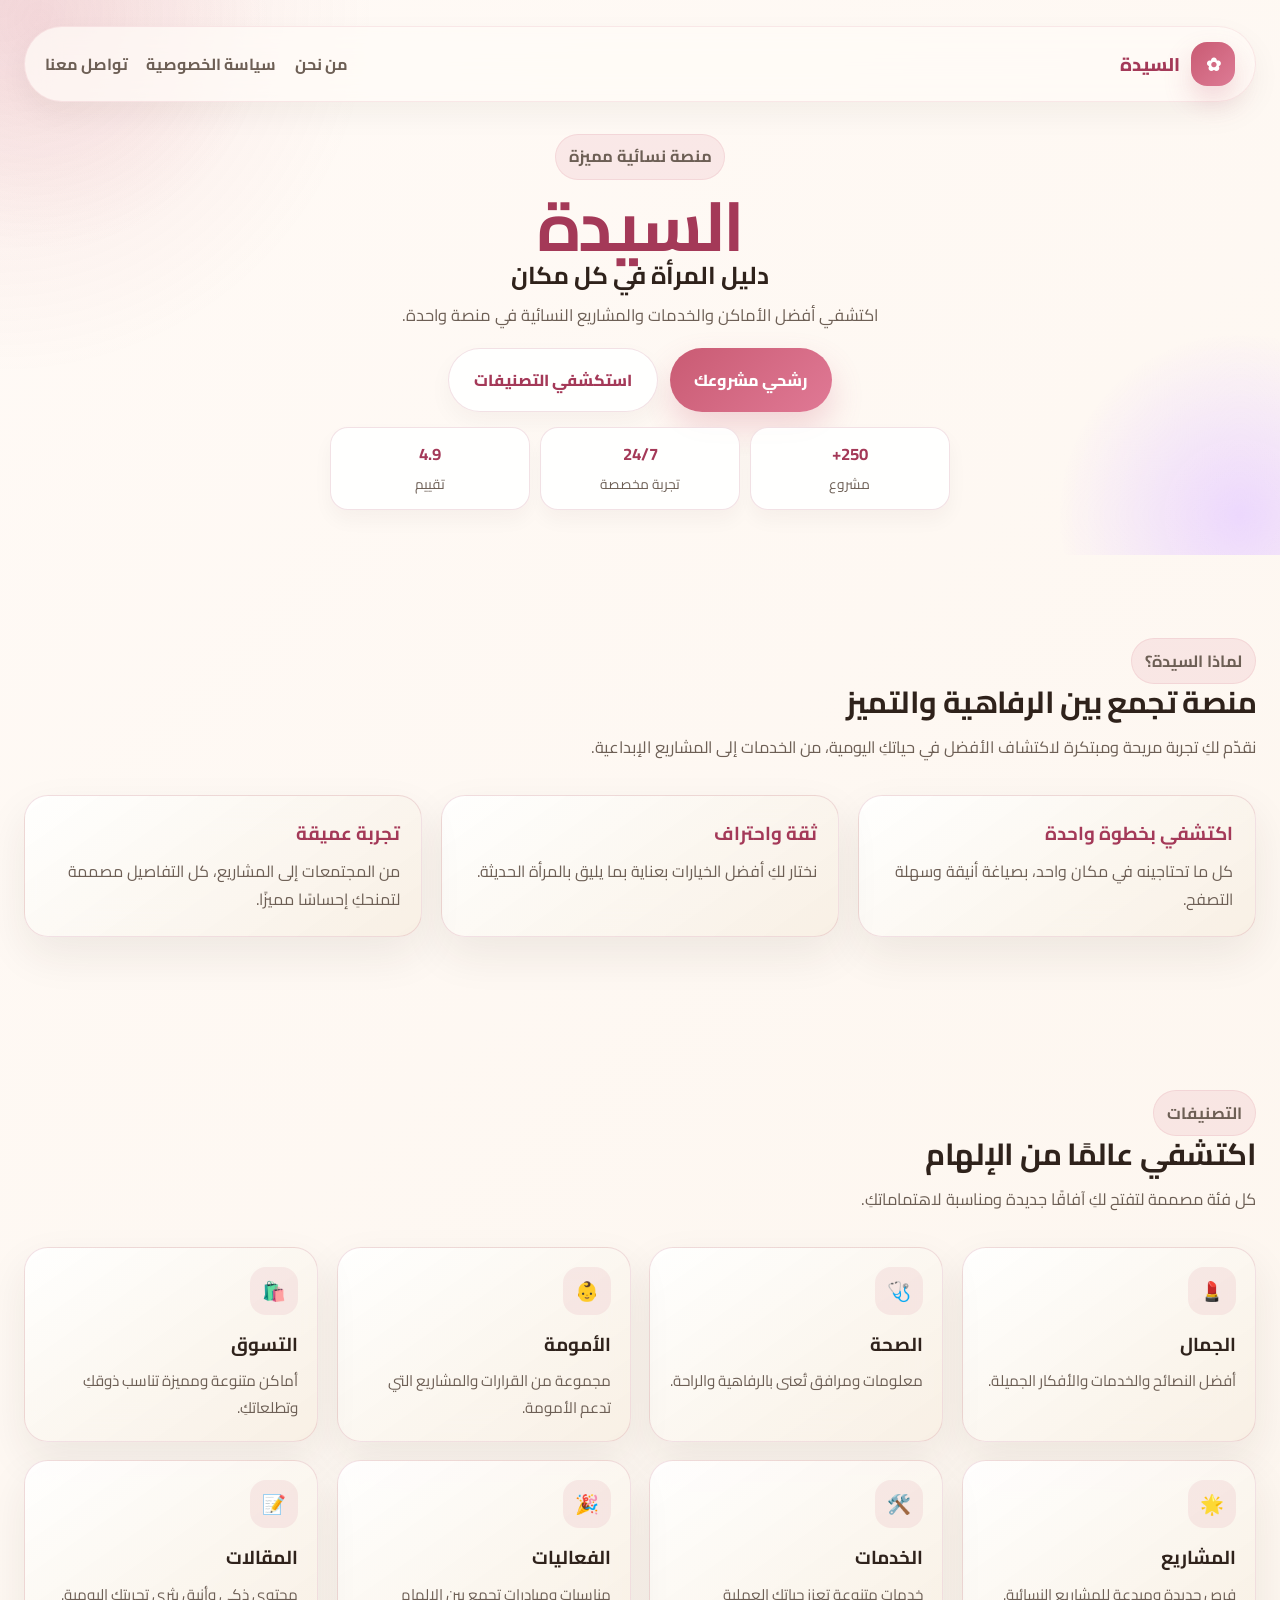
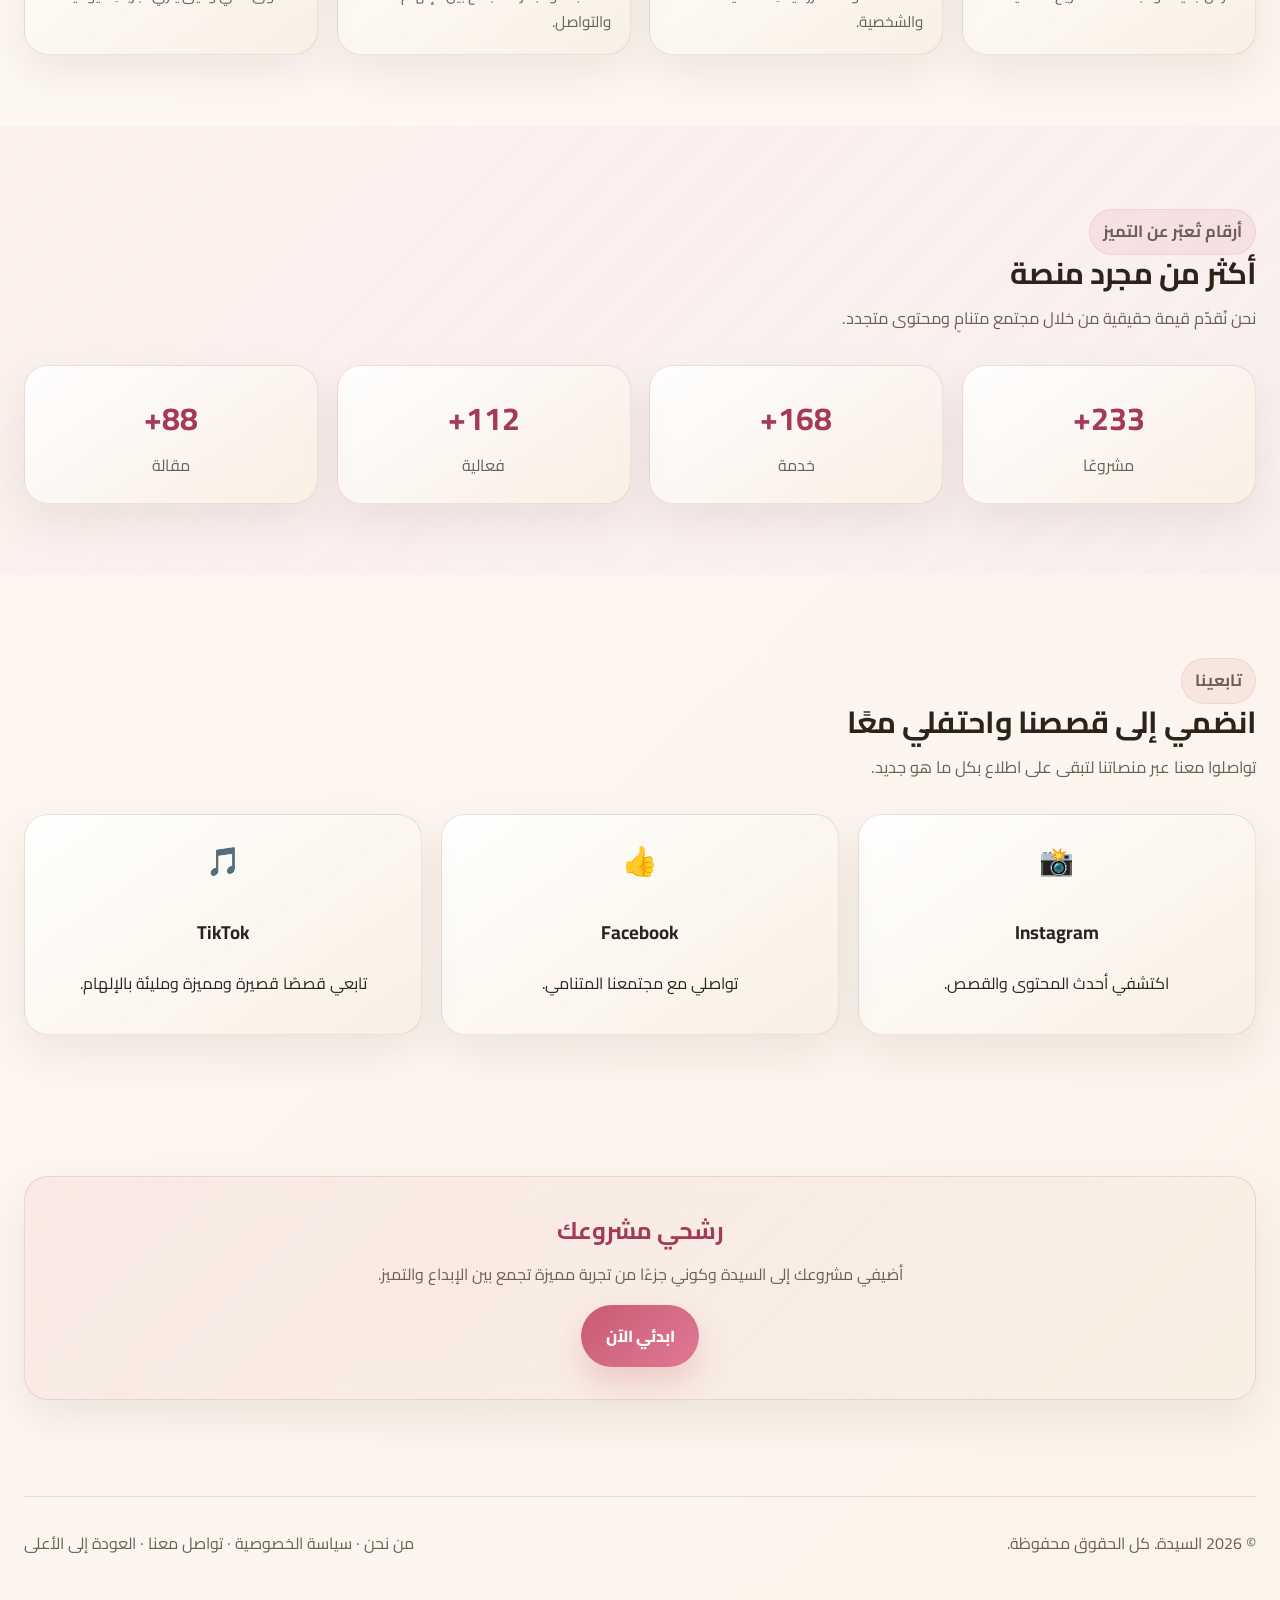
<file: index.html>
<!DOCTYPE html>
<html lang="ar" dir="rtl">
  <head>
    <meta charset="UTF-8" />
    <meta name="viewport" content="width=device-width, initial-scale=1.0" />
    <meta name="description" content="السيدة — دليل المرأة في كل مكان" />
    <title>السيدة | دليل المرأة في كل مكان</title>
    <link rel="preconnect" href="https://fonts.googleapis.com" />
    <link rel="preconnect" href="https://fonts.gstatic.com" crossorigin />
    <link
      href="https://fonts.googleapis.com/css2?family=Cairo:wght@300;400;500;600;700;800&display=swap"
      rel="stylesheet"
    />
    <link rel="stylesheet" href="css/style.css" />
  </head>
  <body>
    <div class="page-shell">
      <header class="hero" id="top">
        <div class="container">
          <nav class="nav" aria-label="التنقل الرئيسي">
            <a class="logo" href="#top" aria-label="السيدة">
              <span class="logo__mark">✿</span>
              <span>السيدة</span>
            </a>
            <div class="nav__links">
              <a href="about.html">من نحن</a>
              <a href="privacy.html">سياسة الخصوصية</a>
              <a href="contact.html">تواصل معنا</a>
            </div>
          </nav>

          <div class="hero__content">
            <div class="hero__copy reveal">
              <p class="eyebrow">منصة نسائية مميزة</p>
              <h1>السيدة</h1>
              <h2>دليل المرأة في كل مكان</h2>
              <p>اكتشفي أفضل الأماكن والخدمات والمشاريع النسائية في منصة واحدة.</p>
              <div class="hero__actions">
                <a href="submit-project.html" class="btn-primary">رشحي مشروعك</a>
                <a class="btn btn--ghost" href="#categories">استكشفي التصنيفات</a>
              </div>
              <div class="hero__meta">
                <div>
                  <strong>250+</strong>
                  <span>مشروع</span>
                </div>
                <div>
                  <strong>24/7</strong>
                  <span>تجربة مخصصة</span>
                </div>
                <div>
                  <strong>4.9</strong>
                  <span>تقييم</span>
                </div>
              </div>
            </div>
          </div>
        </div>
      </header>

      <main>
        <section class="about section container" id="about">
          <div class="section-heading reveal">
            <p class="eyebrow">لماذا السيدة؟</p>
            <h2>منصة تجمع بين الرفاهية والتميز</h2>
            <p>نقدّم لكِ تجربة مريحة ومبتكرة لاكتشاف الأفضل في حياتكِ اليومية، من الخدمات إلى المشاريع الإبداعية.</p>
          </div>

          <div class="about-grid">
            <article class="about-card reveal">
              <h3>اكتشفي بخطوة واحدة</h3>
              <p>كل ما تحتاجينه في مكان واحد، بصياغة أنيقة وسهلة التصفح.</p>
            </article>
            <article class="about-card reveal">
              <h3>ثقة واحتراف</h3>
              <p>نختار لكِ أفضل الخيارات بعناية بما يليق بالمرأة الحديثة.</p>
            </article>
            <article class="about-card reveal">
              <h3>تجربة عميقة</h3>
              <p>من المجتمعات إلى المشاريع، كل التفاصيل مصممة لتمنحكِ إحساسًا مميزًا.</p>
            </article>
          </div>
        </section>

        <section class="categories section container" id="categories">
          <div class="section-heading reveal">
            <p class="eyebrow">التصنيفات</p>
            <h2>اكتشفي عالمًا من الإلهام</h2>
            <p>كل فئة مصممة لتفتح لكِ آفاقًا جديدة ومناسبة لاهتماماتكِ.</p>
          </div>

          <div class="categories-grid">
            <article class="category-card reveal">
              <div class="icon">💄</div>
              <h3>الجمال</h3>
              <p>أفضل النصائح والخدمات والأفكار الجميلة.</p>
            </article>
            <article class="category-card reveal">
              <div class="icon">🩺</div>
              <h3>الصحة</h3>
              <p>معلومات ومرافق تُعنى بالرفاهية والراحة.</p>
            </article>
            <article class="category-card reveal">
              <div class="icon">👶</div>
              <h3>الأمومة</h3>
              <p>مجموعة من القرارات والمشاريع التي تدعم الأمومة.</p>
            </article>
            <article class="category-card reveal">
              <div class="icon">🛍️</div>
              <h3>التسوق</h3>
              <p>أماكن متنوعة ومميزة تناسب ذوقكِ وتطلعاتكِ.</p>
            </article>
            <article class="category-card reveal">
              <div class="icon">🌟</div>
              <h3>المشاريع</h3>
              <p>فرص جديدة ومبدعة للمشاريع النسائية.</p>
            </article>
            <article class="category-card reveal">
              <div class="icon">🛠️</div>
              <h3>الخدمات</h3>
              <p>خدمات متنوعة تعزز حياتكِ العملية والشخصية.</p>
            </article>
            <article class="category-card reveal">
              <div class="icon">🎉</div>
              <h3>الفعاليات</h3>
              <p>مناسبات ومبادرات تجمع بين الإلهام والتواصل.</p>
            </article>
            <article class="category-card reveal">
              <div class="icon">📝</div>
              <h3>المقالات</h3>
              <p>محتوى ذكي وأنيق يثري تجربتكِ اليومية.</p>
            </article>
          </div>
        </section>

        <section class="stats section">
          <div class="container">
            <div class="section-heading reveal">
              <p class="eyebrow">أرقام تُعبّر عن التميز</p>
              <h2>أكثر من مجرد منصة</h2>
              <p>نحن نُقدّم قيمة حقيقية من خلال مجتمع متنامٍ ومحتوى متجدد.</p>
            </div>

            <div class="stats-grid">
              <div class="stat-card reveal">
                <strong data-count="250">0+</strong>
                <span>مشروعًا</span>
              </div>
              <div class="stat-card reveal">
                <strong data-count="180">0+</strong>
                <span>خدمة</span>
              </div>
              <div class="stat-card reveal">
                <strong data-count="120">0+</strong>
                <span>فعالية</span>
              </div>
              <div class="stat-card reveal">
                <strong data-count="95">0+</strong>
                <span>مقالة</span>
              </div>
            </div>
          </div>
        </section>

        <section class="follow section container" id="follow">
          <div class="section-heading reveal">
            <p class="eyebrow">تابعينا</p>
            <h2>انضمي إلى قصصنا واحتفلي معًا</h2>
            <p>تواصلوا معنا عبر منصاتنا لتبقى على اطلاع بكل ما هو جديد.</p>
          </div>

          <div class="social-grid">
            <a class="social-card reveal" href="https://instagram.com/alsydaplatform" target="_blank" rel="noreferrer">
              <div class="icon">📸</div>
              <h3>Instagram</h3>
              <p>اكتشفي أحدث المحتوى والقصص.</p>
            </a>
            <a class="social-card reveal" href="https://facebook.com/alsydaplatform" target="_blank" rel="noreferrer">
              <div class="icon">👍</div>
              <h3>Facebook</h3>
              <p>تواصلي مع مجتمعنا المتنامي.</p>
            </a>
            <a class="social-card reveal" href="https://tiktok.com/@alsydaplatform" target="_blank" rel="noreferrer">
              <div class="icon">🎵</div>
              <h3>TikTok</h3>
              <p>تابعي قصصًا قصيرة ومميزة ومليئة بالإلهام.</p>
            </a>
          </div>
        </section>

        <section class="cta section" id="cta">
          <div class="container">
            <div class="cta__box reveal">
              <h2>رشحي مشروعك</h2>
              <p>أضيفي مشروعك إلى السيدة وكوني جزءًا من تجربة مميزة تجمع بين الإبداع والتميز.</p>
              <a class="btn btn--primary" href="submit-project.html#projectForm">ابدئي الآن</a>
            </div>
          </div>
        </section>
      </main>

      <footer class="footer">
        <div class="container footer__content">
          <p>© 2026 السيدة. كل الحقوق محفوظة.</p>
          <p>
            <a href="about.html">من نحن</a> ·
            <a href="privacy.html">سياسة الخصوصية</a> ·
            <a href="contact.html">تواصل معنا</a> ·
            <a href="#top">العودة إلى الأعلى</a>
          </p>
        </div>
      </footer>
    </div>

    <script src="js/app.js"></script>
  </body>
</html>
</file>
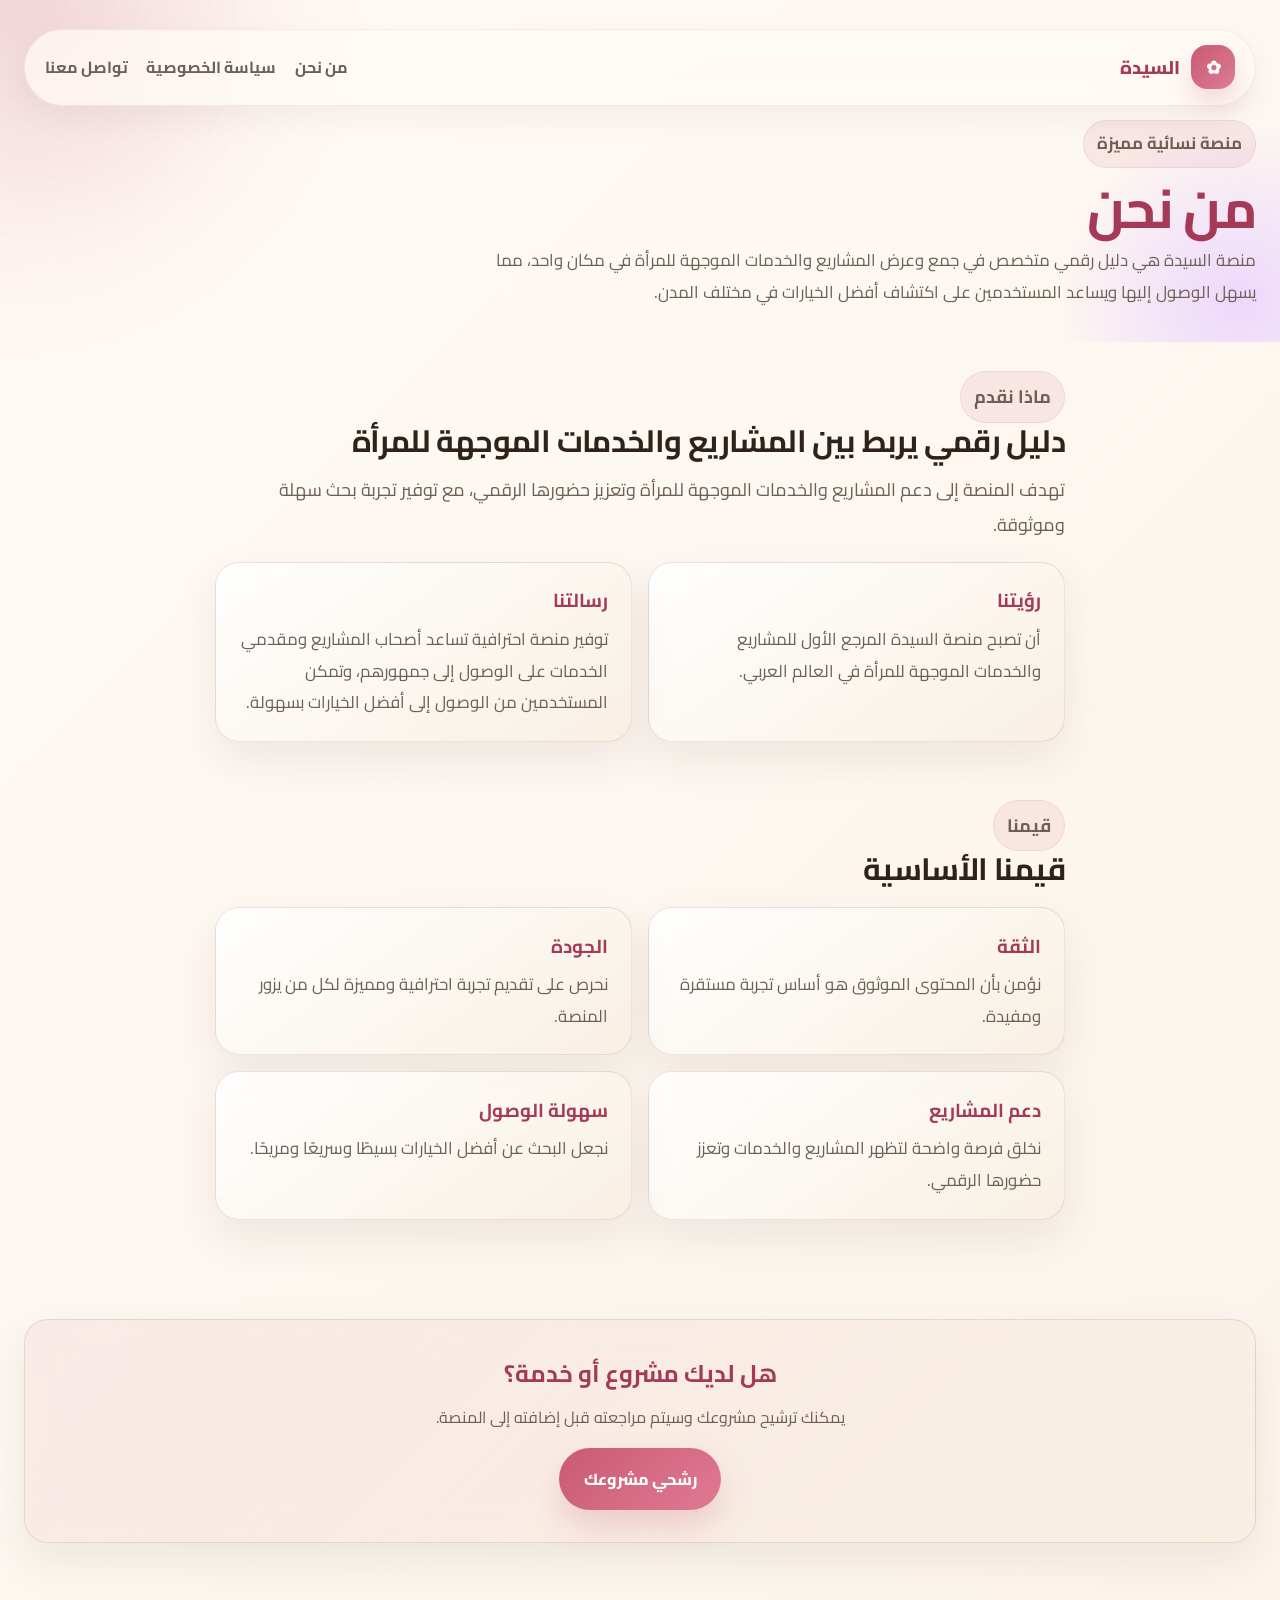
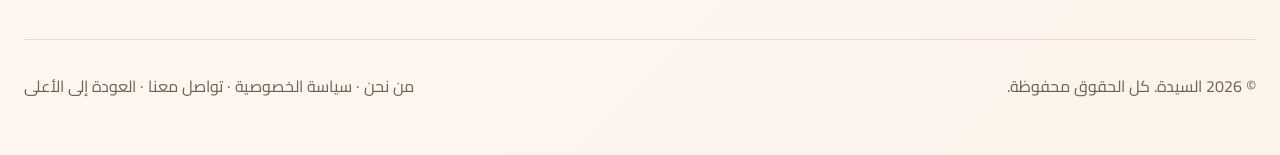
<file: about.html>
<!DOCTYPE html>
<html lang="ar" dir="rtl">
  <head>
    <meta charset="UTF-8" />
    <meta name="viewport" content="width=device-width, initial-scale=1.0" />
    <meta name="description" content="من نحن — منصة السيدة" />
    <title>من نحن | السيدة</title>
    <link rel="preconnect" href="https://fonts.googleapis.com" />
    <link rel="preconnect" href="https://fonts.gstatic.com" crossorigin />
    <link
      href="https://fonts.googleapis.com/css2?family=Cairo:wght@300;400;500;600;700;800&display=swap"
      rel="stylesheet"
    />
    <link rel="stylesheet" href="css/style.css" />
  </head>
  <body>
    <div class="page-shell">
      <header class="hero info-hero" id="top">
        <div class="container">
          <nav class="nav" aria-label="التنقل الرئيسي">
            <a class="logo" href="index.html" aria-label="السيدة">
              <span class="logo__mark">✿</span>
              <span>السيدة</span>
            </a>
            <div class="nav__links">
              <a href="about.html">من نحن</a>
              <a href="privacy.html">سياسة الخصوصية</a>
              <a href="contact.html">تواصل معنا</a>
            </div>
          </nav>

          <div class="hero__content">
            <div class="hero__copy reveal">
              <p class="eyebrow">منصة نسائية مميزة</p>
              <h1>من نحن</h1>
              <p>منصة السيدة هي دليل رقمي متخصص في جمع وعرض المشاريع والخدمات الموجهة للمرأة في مكان واحد، مما يسهل الوصول إليها ويساعد المستخدمين على اكتشاف أفضل الخيارات في مختلف المدن.</p>
            </div>
          </div>
        </div>
      </header>

      <main>
        <section class="section info-section container">
          <div class="info-content">
            <div class="section-heading reveal">
              <p class="eyebrow">ماذا نقدم</p>
              <h2>دليل رقمي يربط بين المشاريع والخدمات الموجهة للمرأة</h2>
              <p>تهدف المنصة إلى دعم المشاريع والخدمات الموجهة للمرأة وتعزيز حضورها الرقمي، مع توفير تجربة بحث سهلة وموثوقة.</p>
            </div>

            <div class="about-grid">
              <article class="about-card reveal info-card">
                <h3>رؤيتنا</h3>
                <p>أن تصبح منصة السيدة المرجع الأول للمشاريع والخدمات الموجهة للمرأة في العالم العربي.</p>
              </article>
              <article class="about-card reveal info-card">
                <h3>رسالتنا</h3>
                <p>توفير منصة احترافية تساعد أصحاب المشاريع ومقدمي الخدمات على الوصول إلى جمهورهم، وتمكن المستخدمين من الوصول إلى أفضل الخيارات بسهولة.</p>
              </article>
            </div>
          </div>
        </section>

        <section class="section info-section container">
          <div class="info-content">
            <div class="section-heading reveal">
              <p class="eyebrow">قيمنا</p>
              <h2>قيمنا الأساسية</h2>
            </div>

            <div class="about-grid">
              <article class="about-card reveal info-card">
                <h3>الثقة</h3>
                <p>نؤمن بأن المحتوى الموثوق هو أساس تجربة مستقرة ومفيدة.</p>
              </article>
              <article class="about-card reveal info-card">
                <h3>الجودة</h3>
                <p>نحرص على تقديم تجربة احترافية ومميزة لكل من يزور المنصة.</p>
              </article>
              <article class="about-card reveal info-card">
                <h3>دعم المشاريع</h3>
                <p>نخلق فرصة واضحة لتظهر المشاريع والخدمات وتعزز حضورها الرقمي.</p>
              </article>
              <article class="about-card reveal info-card">
                <h3>سهولة الوصول</h3>
                <p>نجعل البحث عن أفضل الخيارات بسيطًا وسريعًا ومريحًا.</p>
              </article>
            </div>
          </div>
        </section>

        <section class="cta section" id="cta">
          <div class="container">
            <div class="cta__box reveal">
              <h2>هل لديك مشروع أو خدمة؟</h2>
              <p>يمكنك ترشيح مشروعك وسيتم مراجعته قبل إضافته إلى المنصة.</p>
              <a class="btn btn--primary" href="submit-project.html">رشحي مشروعك</a>
            </div>
          </div>
        </section>
      </main>

      <footer class="footer">
        <div class="container footer__content">
          <p>© 2026 السيدة. كل الحقوق محفوظة.</p>
          <p>
            <a href="about.html">من نحن</a> ·
            <a href="privacy.html">سياسة الخصوصية</a> ·
            <a href="contact.html">تواصل معنا</a> ·
            <a href="#top">العودة إلى الأعلى</a>
          </p>
        </div>
      </footer>
    </div>

    <script src="js/app.js"></script>
  </body>
</html>
</file>
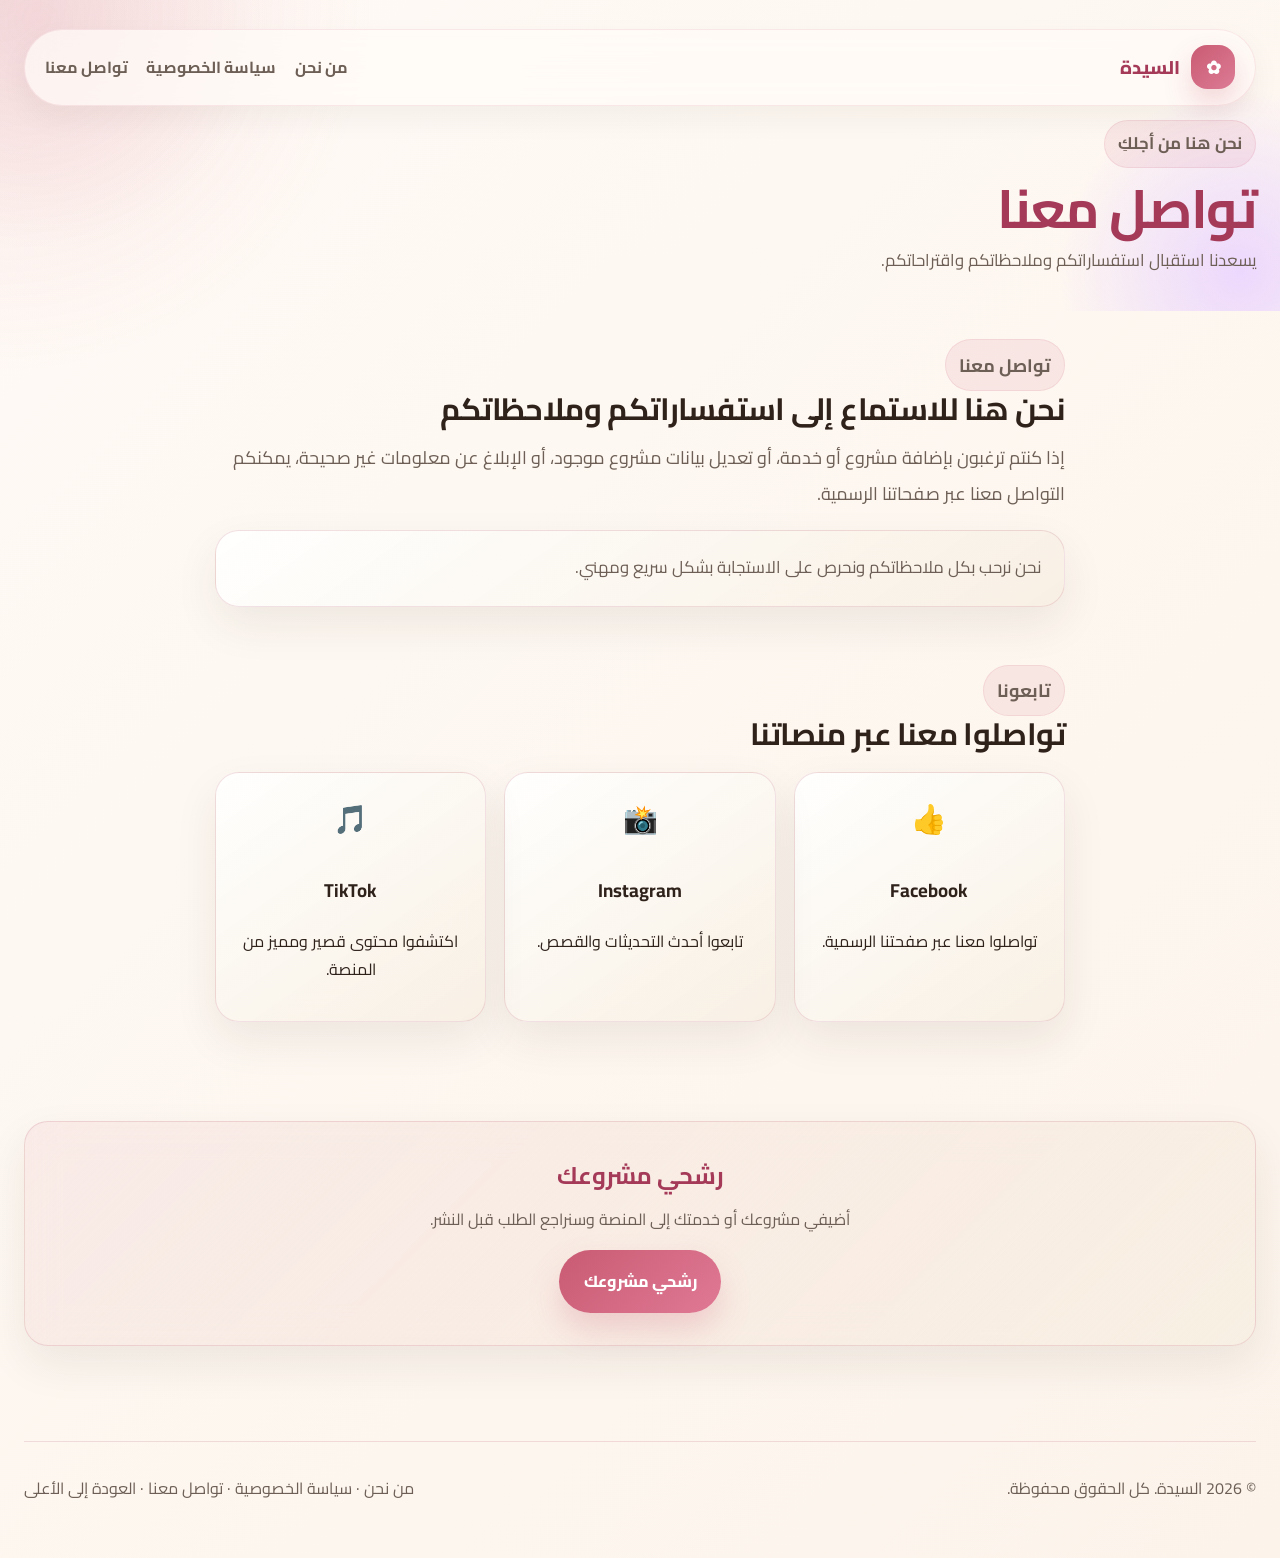
<file: contact.html>
<!DOCTYPE html>
<html lang="ar" dir="rtl">
  <head>
    <meta charset="UTF-8" />
    <meta name="viewport" content="width=device-width, initial-scale=1.0" />
    <meta name="description" content="تواصل معنا — منصة السيدة" />
    <title>تواصل معنا | السيدة</title>
    <link rel="preconnect" href="https://fonts.googleapis.com" />
    <link rel="preconnect" href="https://fonts.gstatic.com" crossorigin />
    <link
      href="https://fonts.googleapis.com/css2?family=Cairo:wght@300;400;500;600;700;800&display=swap"
      rel="stylesheet"
    />
    <link rel="stylesheet" href="css/style.css" />
  </head>
  <body>
    <div class="page-shell">
      <header class="hero info-hero" id="top">
        <div class="container">
          <nav class="nav" aria-label="التنقل الرئيسي">
            <a class="logo" href="index.html" aria-label="السيدة">
              <span class="logo__mark">✿</span>
              <span>السيدة</span>
            </a>
            <div class="nav__links">
              <a href="about.html">من نحن</a>
              <a href="privacy.html">سياسة الخصوصية</a>
              <a href="contact.html">تواصل معنا</a>
            </div>
          </nav>

          <div class="hero__content">
            <div class="hero__copy reveal">
              <p class="eyebrow">نحن هنا من أجلكِ</p>
              <h1>تواصل معنا</h1>
              <p>يسعدنا استقبال استفساراتكم وملاحظاتكم واقتراحاتكم.</p>
            </div>
          </div>
        </div>
      </header>

      <main>
        <section class="section info-section container">
          <div class="info-content">
            <div class="section-heading reveal">
              <p class="eyebrow">تواصل معنا</p>
              <h2>نحن هنا للاستماع إلى استفساراتكم وملاحظاتكم</h2>
              <p>إذا كنتم ترغبون بإضافة مشروع أو خدمة، أو تعديل بيانات مشروع موجود، أو الإبلاغ عن معلومات غير صحيحة، يمكنكم التواصل معنا عبر صفحاتنا الرسمية.</p>
            </div>

            <article class="about-card reveal info-card">
              <p>نحن نرحب بكل ملاحظاتكم ونحرص على الاستجابة بشكل سريع ومهني.</p>
            </article>
          </div>
        </section>

        <section class="section info-section container">
          <div class="info-content">
            <div class="section-heading reveal">
              <p class="eyebrow">تابعونا</p>
              <h2>تواصلوا معنا عبر منصاتنا</h2>
            </div>

            <div class="social-grid">
              <a class="social-card reveal" href="https://facebook.com/alsydaplatform" target="_blank" rel="noreferrer">
                <div class="icon">👍</div>
                <h3>Facebook</h3>
                <p>تواصلوا معنا عبر صفحتنا الرسمية.</p>
              </a>
              <a class="social-card reveal" href="https://instagram.com/alsydaplatform" target="_blank" rel="noreferrer">
                <div class="icon">📸</div>
                <h3>Instagram</h3>
                <p>تابعوا أحدث التحديثات والقصص.</p>
              </a>
              <a class="social-card reveal" href="https://tiktok.com/@alsydaplatform" target="_blank" rel="noreferrer">
                <div class="icon">🎵</div>
                <h3>TikTok</h3>
                <p>اكتشفوا محتوى قصير ومميز من المنصة.</p>
              </a>
            </div>
          </div>
        </section>

        <section class="cta section" id="cta">
          <div class="container">
            <div class="cta__box reveal">
              <h2>رشحي مشروعك</h2>
              <p>أضيفي مشروعك أو خدمتك إلى المنصة وسنراجع الطلب قبل النشر.</p>
              <a class="btn btn--primary" href="submit-project.html">رشحي مشروعك</a>
            </div>
          </div>
        </section>
      </main>

      <footer class="footer">
        <div class="container footer__content">
          <p>© 2026 السيدة. كل الحقوق محفوظة.</p>
          <p>
            <a href="about.html">من نحن</a> ·
            <a href="privacy.html">سياسة الخصوصية</a> ·
            <a href="contact.html">تواصل معنا</a> ·
            <a href="#top">العودة إلى الأعلى</a>
          </p>
        </div>
      </footer>
    </div>

    <script src="js/app.js"></script>
  </body>
</html>
</file>
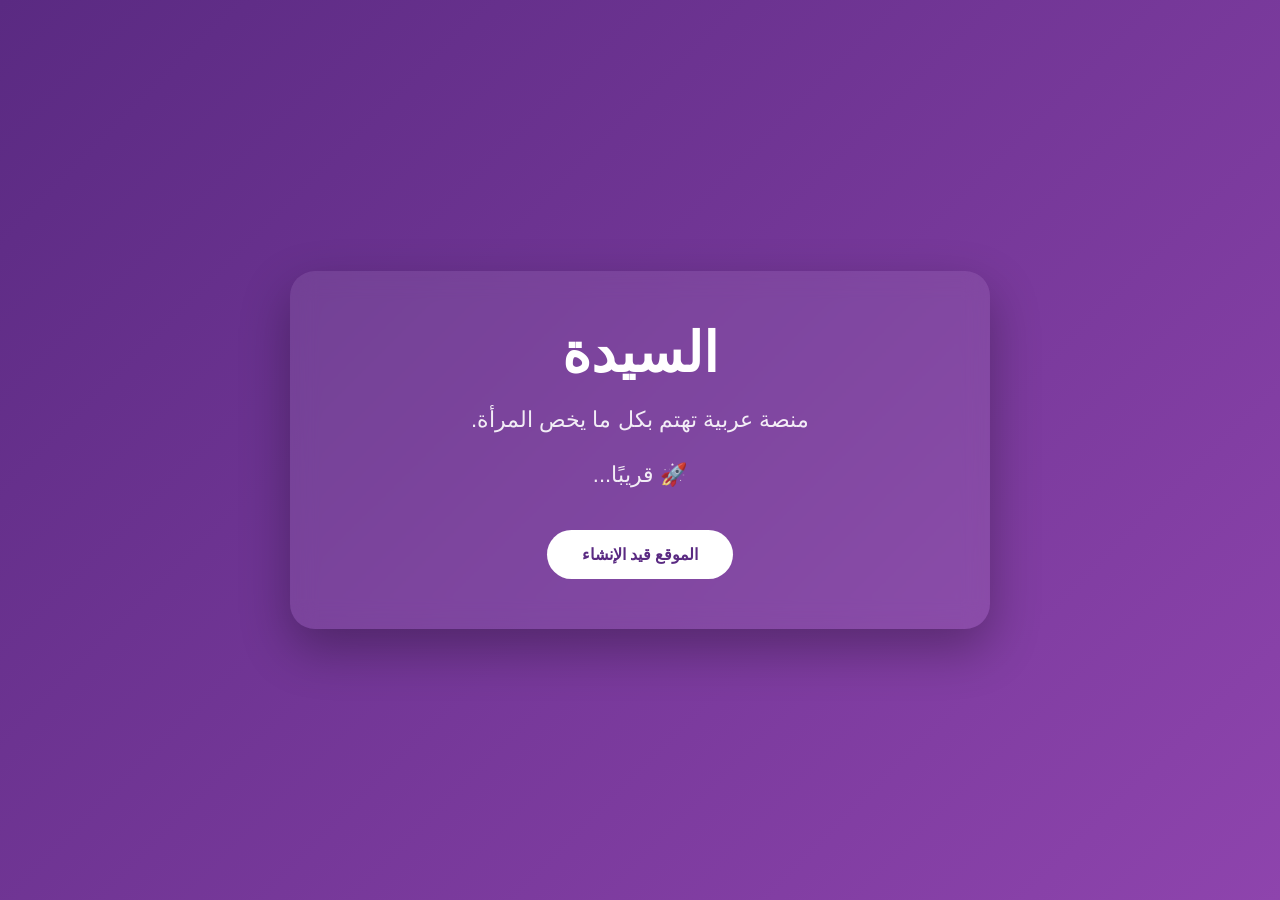
<file: index-old.html>
<!DOCTYPE html>
<html lang="ar" dir="rtl">
<head>
<meta charset="UTF-8">
<meta name="viewport" content="width=device-width, initial-scale=1.0">
<title>السيدة | قريبًا</title>

<style>
*{
margin:0;
padding:0;
box-sizing:border-box;
font-family:Tahoma,sans-serif;
}

body{
background:linear-gradient(135deg,#5a2a82,#8e44ad);
height:100vh;
display:flex;
justify-content:center;
align-items:center;
color:white;
text-align:center;
padding:20px;
}

.card{
background:rgba(255,255,255,.08);
backdrop-filter:blur(12px);
padding:50px;
border-radius:25px;
max-width:700px;
width:100%;
box-shadow:0 20px 50px rgba(0,0,0,.3);
}

h1{
font-size:55px;
margin-bottom:15px;
}

p{
font-size:22px;
line-height:1.8;
opacity:.9;
}

.btn{
display:inline-block;
margin-top:35px;
padding:15px 35px;
background:white;
color:#5a2a82;
text-decoration:none;
border-radius:50px;
font-weight:bold;
transition:.3s;
}

.btn:hover{
transform:translateY(-3px);
}
</style>

<!-- Google tag (gtag.js) -->
<script async src="https://www.googletagmanager.com/gtag/js?id=G-3B455CWYYH"></script>
<script>
window.dataLayer = window.dataLayer || [];
function gtag(){dataLayer.push(arguments);}
gtag('js', new Date());

gtag('config', 'G-3B455CWYYH');
</script>

</head>

<body>

<div class="card">

<h1>السيدة</h1>

<p>
منصة عربية تهتم بكل ما يخص المرأة.
</p>

<p style="margin-top:15px;">
🚀 قريبًا...
</p>

<a class="btn" href="#">
الموقع قيد الإنشاء
</a>

</div>

</body>
</html>
</file>
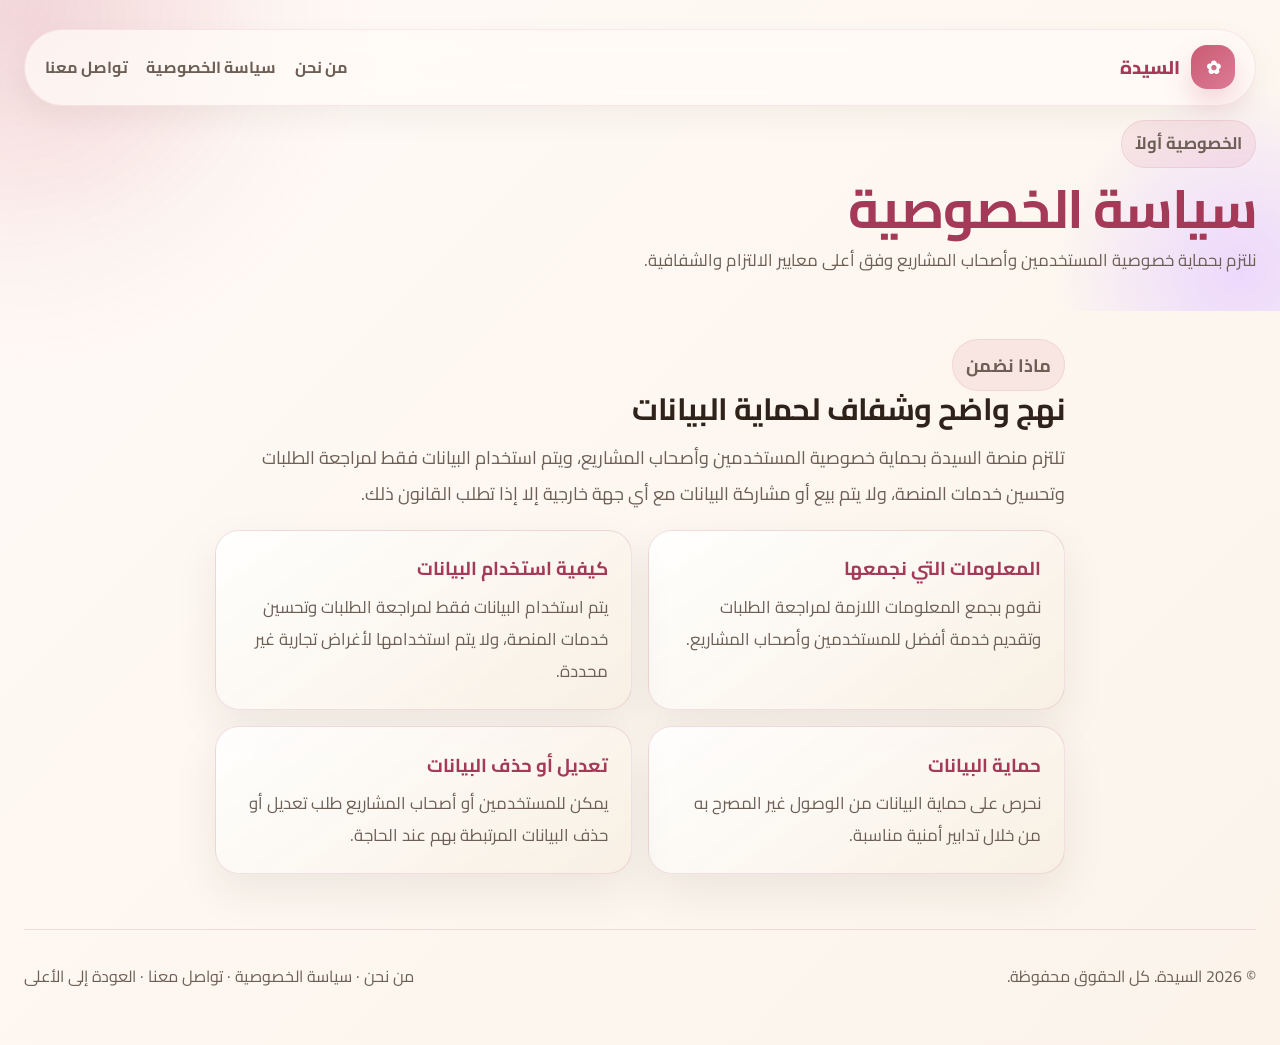
<file: privacy.html>
<!DOCTYPE html>
<html lang="ar" dir="rtl">
  <head>
    <meta charset="UTF-8" />
    <meta name="viewport" content="width=device-width, initial-scale=1.0" />
    <meta name="description" content="سياسة الخصوصية — منصة السيدة" />
    <title>سياسة الخصوصية | السيدة</title>
    <link rel="preconnect" href="https://fonts.googleapis.com" />
    <link rel="preconnect" href="https://fonts.gstatic.com" crossorigin />
    <link
      href="https://fonts.googleapis.com/css2?family=Cairo:wght@300;400;500;600;700;800&display=swap"
      rel="stylesheet"
    />
    <link rel="stylesheet" href="css/style.css" />
  </head>
  <body>
    <div class="page-shell">
      <header class="hero info-hero" id="top">
        <div class="container">
          <nav class="nav" aria-label="التنقل الرئيسي">
            <a class="logo" href="index.html" aria-label="السيدة">
              <span class="logo__mark">✿</span>
              <span>السيدة</span>
            </a>
            <div class="nav__links">
              <a href="about.html">من نحن</a>
              <a href="privacy.html">سياسة الخصوصية</a>
              <a href="contact.html">تواصل معنا</a>
            </div>
          </nav>

          <div class="hero__content">
            <div class="hero__copy reveal">
              <p class="eyebrow">الخصوصية أولاً</p>
              <h1>سياسة الخصوصية</h1>
              <p>نلتزم بحماية خصوصية المستخدمين وأصحاب المشاريع وفق أعلى معايير الالتزام والشفافية.</p>
            </div>
          </div>
        </div>
      </header>

      <main>
        <section class="section info-section container">
          <div class="info-content">
            <div class="section-heading reveal">
              <p class="eyebrow">ماذا نضمن</p>
              <h2>نهج واضح وشفاف لحماية البيانات</h2>
              <p>تلتزم منصة السيدة بحماية خصوصية المستخدمين وأصحاب المشاريع، ويتم استخدام البيانات فقط لمراجعة الطلبات وتحسين خدمات المنصة، ولا يتم بيع أو مشاركة البيانات مع أي جهة خارجية إلا إذا تطلب القانون ذلك.</p>
            </div>

            <div class="about-grid">
              <article class="about-card reveal info-card">
                <h3>المعلومات التي نجمعها</h3>
                <p>نقوم بجمع المعلومات اللازمة لمراجعة الطلبات وتقديم خدمة أفضل للمستخدمين وأصحاب المشاريع.</p>
              </article>
              <article class="about-card reveal info-card">
                <h3>كيفية استخدام البيانات</h3>
                <p>يتم استخدام البيانات فقط لمراجعة الطلبات وتحسين خدمات المنصة، ولا يتم استخدامها لأغراض تجارية غير محددة.</p>
              </article>
              <article class="about-card reveal info-card">
                <h3>حماية البيانات</h3>
                <p>نحرص على حماية البيانات من الوصول غير المصرح به من خلال تدابير أمنية مناسبة.</p>
              </article>
              <article class="about-card reveal info-card">
                <h3>تعديل أو حذف البيانات</h3>
                <p>يمكن للمستخدمين أو أصحاب المشاريع طلب تعديل أو حذف البيانات المرتبطة بهم عند الحاجة.</p>
              </article>
            </div>
          </div>
        </section>
      </main>

      <footer class="footer">
        <div class="container footer__content">
          <p>© 2026 السيدة. كل الحقوق محفوظة.</p>
          <p>
            <a href="about.html">من نحن</a> ·
            <a href="privacy.html">سياسة الخصوصية</a> ·
            <a href="contact.html">تواصل معنا</a> ·
            <a href="#top">العودة إلى الأعلى</a>
          </p>
        </div>
      </footer>
    </div>

    <script src="js/app.js"></script>
  </body>
</html>
</file>
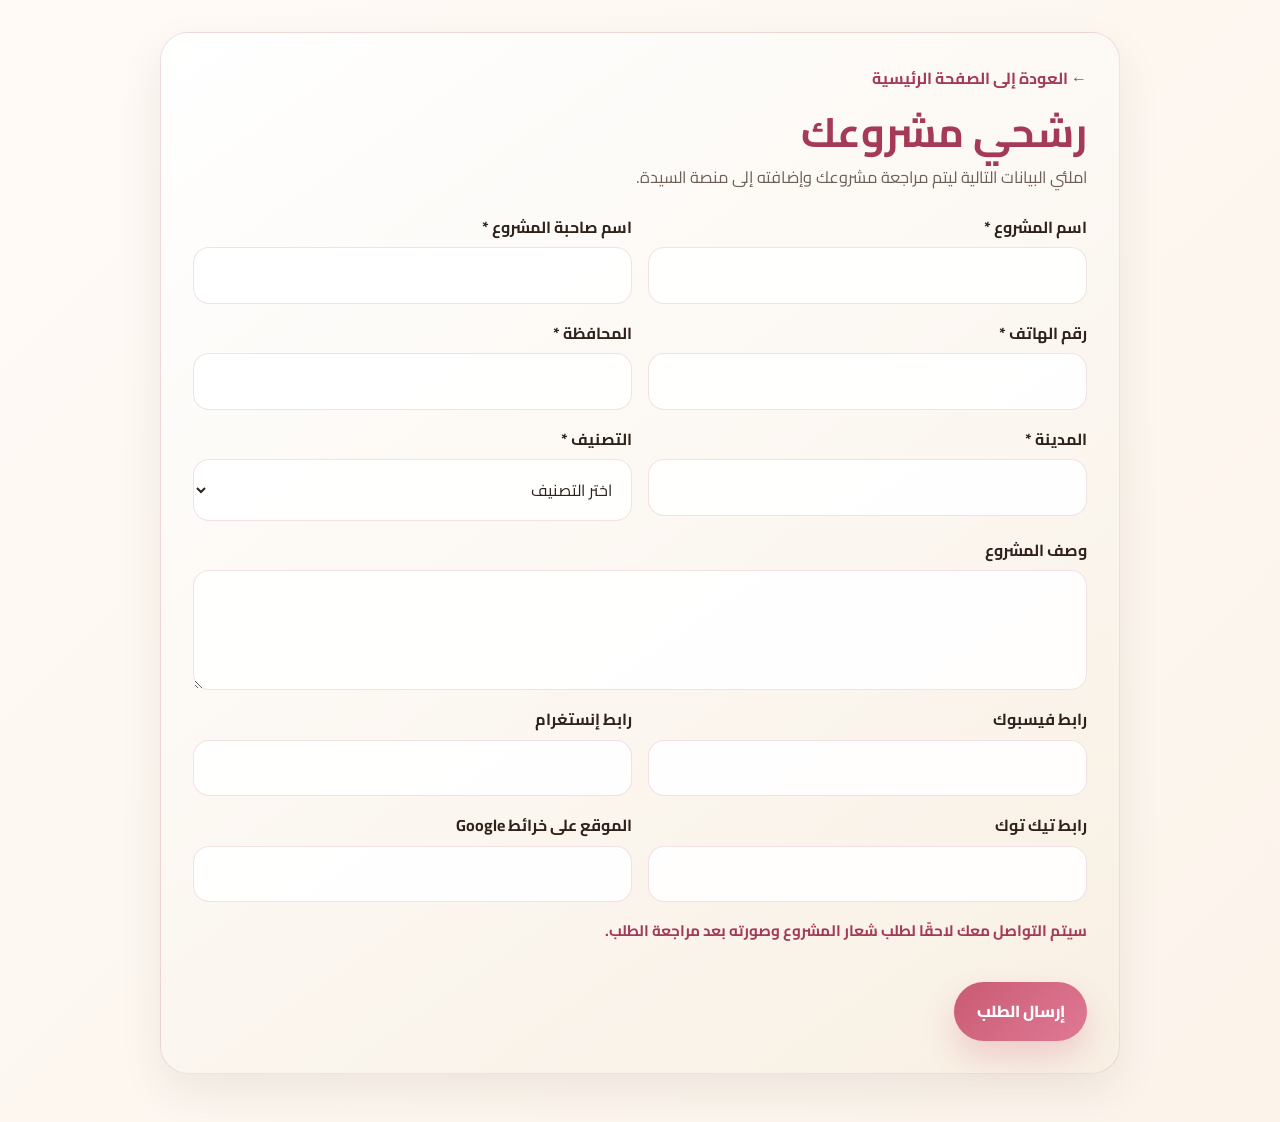
<file: submit-project.html>
<!DOCTYPE html>
<html lang="ar" dir="rtl">
  <head>
    <meta charset="UTF-8" />
    <meta name="viewport" content="width=device-width, initial-scale=1.0" />
    <meta name="description" content="رشحي مشروعك على منصة السيدة" />
    <title>رشحي مشروعك | السيدة</title>
    <link rel="preconnect" href="https://fonts.googleapis.com" />
    <link rel="preconnect" href="https://fonts.gstatic.com" crossorigin />
    <link
      href="https://fonts.googleapis.com/css2?family=Cairo:wght@300;400;500;600;700;800&display=swap"
      rel="stylesheet"
    />
    <style>
      :root {
        --bg: #fcf8f2;
        --surface: #fffdf9;
        --primary: #c95b73;
        --primary-deep: #a43958;
        --text: #2f221b;
        --muted: #6d5f55;
        --border: rgba(169, 57, 88, 0.15);
        --shadow: 0 18px 44px rgba(47, 34, 27, 0.08);
      }

      * { box-sizing: border-box; }
      body {
        margin: 0;
        font-family: 'Cairo', sans-serif;
        background: linear-gradient(135deg, #fffaf6 0%, #fcf4eb 100%);
        color: var(--text);
        line-height: 1.7;
        direction: rtl;
      }

      .page {
        min-height: 100vh;
        padding: 2rem 1rem 3rem;
      }

      .container {
        width: min(960px, calc(100% - 2rem));
        margin: 0 auto;
      }

      .card {
        background: linear-gradient(145deg, rgba(255,255,255,0.95), rgba(248,239,227,0.95));
        border: 1px solid var(--border);
        border-radius: 28px;
        box-shadow: var(--shadow);
        padding: 2rem;
      }

      .back-link {
        display: inline-flex;
        align-items: center;
        gap: 0.4rem;
        margin-bottom: 1rem;
        color: var(--primary-deep);
        font-weight: 700;
        text-decoration: none;
      }

      h1 {
        margin: 0 0 0.4rem;
        color: var(--primary-deep);
        font-size: clamp(2rem, 3.2vw, 2.6rem);
        line-height: 1.2;
      }

      .subtitle {
        margin: 0 0 1.4rem;
        color: var(--muted);
        font-size: 1.02rem;
      }

      form {
        display: grid;
        gap: 1rem;
      }

      .grid {
        display: grid;
        grid-template-columns: repeat(2, minmax(0, 1fr));
        gap: 1rem;
      }

      .field {
        display: flex;
        flex-direction: column;
        gap: 0.4rem;
      }

      .field.full {
        grid-column: 1 / -1;
      }

      label {
        font-weight: 700;
        color: var(--text);
      }

      input, select, textarea {
        width: 100%;
        border: 1px solid var(--border);
        border-radius: 16px;
        padding: 0.85rem 0.95rem;
        font: inherit;
        color: var(--text);
        background: rgba(255,255,255,0.9);
      }

      textarea {
        min-height: 120px;
        resize: vertical;
      }

      .note {
        margin: 0 0 0.9rem;
        color: var(--primary-deep);
        font-weight: 700;
        font-size: 0.95rem;
      }

      .actions {
        display: flex;
        justify-content: flex-start;
        margin-top: 0.5rem;
      }

      button {
        border: 0;
        cursor: pointer;
        padding: 1rem 1.4rem;
        border-radius: 999px;
        background: linear-gradient(135deg, var(--primary), #e07995);
        color: #fff;
        font: inherit;
        font-weight: 800;
        box-shadow: 0 16px 32px rgba(201, 91, 115, 0.24);
      }

      .success {
        display: none;
        margin-top: 1rem;
        padding: 1rem 1.1rem;
        border-radius: 18px;
        background: rgba(201, 91, 115, 0.1);
        color: var(--primary-deep);
        border: 1px solid rgba(201, 91, 115, 0.16);
        font-weight: 700;
      }

      .error {
        display: none;
        margin-top: 1rem;
        padding: 1rem 1.1rem;
        border-radius: 18px;
        background: rgba(168, 63, 63, 0.08);
        color: #a73d3d;
        border: 1px solid rgba(168, 63, 63, 0.16);
        font-weight: 700;
      }

      button:disabled {
        opacity: 0.7;
        cursor: wait;
      }

      @media (max-width: 768px) {
        .card { padding: 1.3rem; }
        .grid { grid-template-columns: 1fr; }
      }
    </style>
  </head>
  <body>
    <div class="page">
      <div class="container">
        <div class="card">
          <a class="back-link" href="index.html">← العودة إلى الصفحة الرئيسية</a>
          <h1>رشحي مشروعك</h1>
          <p class="subtitle">املئي البيانات التالية ليتم مراجعة مشروعك وإضافته إلى منصة السيدة.</p>

          <form id="projectForm">
            <div class="grid">
              <div class="field">
                <label for="projectName">اسم المشروع *</label>
                <input id="projectName" name="projectName" required />
              </div>
              <div class="field">
                <label for="ownerName">اسم صاحبة المشروع *</label>
                <input id="ownerName" name="ownerName" required />
              </div>
              <div class="field">
                <label for="phone">رقم الهاتف *</label>
                <input id="phone" name="phone" required />
              </div>
              <div class="field">
                <label for="governorate">المحافظة *</label>
                <input id="governorate" name="governorate" required />
              </div>
              <div class="field">
                <label for="city">المدينة *</label>
                <input id="city" name="city" required />
              </div>
              <div class="field">
                <label for="category">التصنيف *</label>
                <select id="category" name="category" required>
                  <option value="">اختر التصنيف</option>
                  <option>الجمال</option>
                  <option>الصحة</option>
                  <option>الأمومة</option>
                  <option>التسوق</option>
                  <option>المشاريع</option>
                  <option>الخدمات</option>
                  <option>الفعاليات</option>
                  <option>المقالات</option>
                </select>
              </div>
            </div>

            <div class="field full">
              <label for="description">وصف المشروع</label>
              <textarea id="description" name="description"></textarea>
            </div>

            <div class="grid">
              <div class="field">
                <label for="facebook">رابط فيسبوك</label>
                <input id="facebook" name="facebook" />
              </div>
              <div class="field">
                <label for="instagram">رابط إنستغرام</label>
                <input id="instagram" name="instagram" />
              </div>
              <div class="field">
                <label for="tiktok">رابط تيك توك</label>
                <input id="tiktok" name="tiktok" />
              </div>
              <div class="field">
                <label for="maps">الموقع على خرائط Google</label>
                <input id="maps" name="maps" />
              </div>
            </div>

            <p class="note">سيتم التواصل معك لاحقًا لطلب شعار المشروع وصورته بعد مراجعة الطلب.</p>

            <div class="actions">
              <button type="submit">إرسال الطلب</button>
            </div>

            <div class="success" id="successMessage">
              تم إرسال طلبك بنجاح، سيتم التواصل معك بعد مراجعة البيانات.
            </div>
            <div class="error" id="errorMessage">
              حدث خطأ أثناء الإرسال، يرجى المحاولة مرة أخرى.
            </div>
          </form>
        </div>
      </div>
    </div>

    <script>
      const form = document.getElementById('projectForm');
      const submitButton = form.querySelector('button[type="submit"]');
      const successMessage = document.getElementById('successMessage');
      const errorMessage = document.getElementById('errorMessage');

      form.addEventListener('submit', async function (event) {
        event.preventDefault();

        successMessage.style.display = 'none';
        errorMessage.style.display = 'none';

        submitButton.disabled = true;
        submitButton.textContent = 'جاري الإرسال...';

        const projectName = form.projectName.value.trim();
        const ownerName = form.ownerName.value.trim();
        const phone = form.phone.value.trim();
        const governorate = form.governorate.value.trim();
        const city = form.city.value.trim();
        const category = form.category.value;
        const description = form.description.value.trim();
        const facebook = form.facebook.value.trim();
        const instagram = form.instagram.value.trim();
        const tiktok = form.tiktok.value.trim();
        const googleMaps = form.maps.value.trim();

        try {
          const response = await fetch('https://sheetdb.io/api/v1/xq530r03ugyx8', {
            method: 'POST',
            headers: {
              'Content-Type': 'application/json'
            },
            body: JSON.stringify({
              data: [{
                "Project Name": projectName,
                "Owner Name": ownerName,
                "Phone": phone,
                "Governorate": governorate,
                "City": city,
                "Category": category,
                "Description": description,
                "Facebook": facebook,
                "Instagram": instagram,
                "TikTok": tiktok,
                "Google Maps": googleMaps
              }]
            })
          });

          if (!response.ok) {
            throw new Error('Network response was not ok');
          }

          form.reset();
          successMessage.style.display = 'block';
        } catch (error) {
          console.error(error);
          alert(error.message);
          errorMessage.style.display = 'block';
        } finally {
          submitButton.disabled = false;
          submitButton.textContent = 'إرسال الطلب';
        }
      });
    </script>
  </body>
</html>
</file>
<file: css/style.css>
:root {
  --bg: #fcf8f2;
  --bg-soft: #f7efe7;
  --surface: #fffdf9;
  --surface-2: #f8efe5;
  --primary: #c95b73;
  --primary-deep: #a43958;
  --accent: #f1d8c8;
  --accent-2: #e9d2ff;
  --text: #2f221b;
  --muted: #6d5f55;
  --border: rgba(169, 57, 88, 0.15);
  --shadow: 0 18px 44px rgba(47, 34, 27, 0.08);
  --shadow-strong: 0 30px 80px rgba(47, 34, 27, 0.12);
  --radius: 26px;
}

* {
  box-sizing: border-box;
}

html {
  scroll-behavior: smooth;
}

body {
  margin: 0;
  font-family: 'Cairo', sans-serif;
  background: linear-gradient(135deg, #fffaf6 0%, #fcf4eb 100%);
  color: var(--text);
  line-height: 1.8;
  overflow-x: hidden;
  direction: rtl;
}

body::before {
  content: '';
  position: fixed;
  inset: 0;
  background: radial-gradient(circle at top left, rgba(201, 91, 115, 0.12), transparent 24%);
  pointer-events: none;
  z-index: -1;
}

a {
  color: inherit;
  text-decoration: none;
}

img {
  max-width: 100%;
  display: block;
}

.page-shell {
  min-height: 100vh;
}

.container {
  width: min(1280px, calc(100% - 3rem));
  margin: 0 auto;
}

section {
  padding: 4.4rem 0;
}

.eyebrow {
  display: inline-flex;
  align-items: center;
  gap: 0.45rem;
  padding: 0.45rem 0.8rem;
  border-radius: 999px;
  background: rgba(201, 91, 115, 0.1);
  color: var(--primary-deep);
  font-size: 0.95rem;
  font-weight: 700;
  margin: 0 0 1rem;
  border: 1px solid rgba(201, 91, 115, 0.12);
}

.section-heading {
  max-width: 760px;
  margin-bottom: 2rem;
}

.section-heading h2,
.section-heading h3 {
  margin: 0;
  font-size: clamp(1.9rem, 2.2vw, 2.45rem);
  line-height: 1.2;
  letter-spacing: -0.02em;
}

.section-heading p {
  margin: 0.8rem 0 0;
  color: var(--muted);
  font-size: 1.02rem;
}

.hero {
  position: relative;
  min-height: 58svh;
  padding-top: 0.6rem;
  padding-bottom: 0.8rem;
  overflow: hidden;
}

.hero::before,
.hero::after {
  content: '';
  position: absolute;
  border-radius: 50%;
  pointer-events: none;
}

.hero::before {
  width: 480px;
  height: 480px;
  left: -200px;
  top: -220px;
  background: radial-gradient(circle, rgba(201, 91, 115, 0.12), transparent 68%);
}

.hero::after {
  width: 360px;
  height: 360px;
  right: -140px;
  bottom: -140px;
  background: radial-gradient(circle, rgba(233, 210, 255, 0.85), transparent 72%);
}

.nav {
  display: flex;
  align-items: center;
  justify-content: space-between;
  padding: 0.95rem 1.25rem;
  margin-top: 0.9rem;
  position: sticky;
  top: 1rem;
  z-index: 20;
  border: 1px solid rgba(201, 91, 115, 0.12);
  border-radius: 999px;
  background: rgba(255, 251, 247, 0.74);
  backdrop-filter: blur(16px);
  box-shadow: 0 12px 30px rgba(47, 34, 27, 0.05);
}

.logo {
  display: inline-flex;
  align-items: center;
  gap: 0.7rem;
  font-size: 1.15rem;
  font-weight: 800;
  color: var(--primary-deep);
}

.logo__mark {
  width: 44px;
  height: 44px;
  display: grid;
  place-items: center;
  border-radius: 16px;
  background: linear-gradient(135deg, var(--primary), #dd7b95);
  color: #fff;
  box-shadow: 0 14px 28px rgba(201, 91, 115, 0.24);
}

.nav__links {
  display: flex;
  gap: 1.15rem;
  color: var(--muted);
  font-weight: 700;
}

.hero__content {
  display: flex;
  align-items: center;
  justify-content: center;
  min-height: calc(58svh - 5rem);
  padding: 0.2rem 0 0.1rem;
  position: relative;
  z-index: 2;
}

.hero__copy {
  display: flex;
  flex-direction: column;
  align-items: center;
  justify-content: center;
  text-align: center;
  width: min(100%, 900px);
  margin: 0 auto;
}

.hero__copy .eyebrow {
  margin-bottom: 0.8rem;
}

.hero__copy h1 {
  font-size: clamp(3.4rem, 5.4vw, 5.7rem);
  margin: 0 0 0.15rem;
  line-height: 0.95;
  color: var(--primary-deep);
  letter-spacing: -0.03em;
}

.hero__copy h2 {
  margin: 0 0 0.65rem;
  font-size: clamp(1.3rem, 1.9vw, 1.95rem);
  color: var(--text);
  line-height: 1.2;
  max-width: 720px;
}

.hero__copy p {
  margin: 0 0 1.1rem;
  font-size: 1.03rem;
  color: var(--muted);
  max-width: 660px;
}

.hero__actions {
  display: flex;
  flex-wrap: wrap;
  gap: 0.75rem;
  margin: 0 0 0.9rem;
  justify-content: center;
}

.btn {
  display: inline-flex;
  align-items: center;
  justify-content: center;
  gap: 0.45rem;
  padding: 1.05rem 1.55rem;
  border-radius: 999px;
  font-weight: 800;
  transition: transform 0.25s ease, box-shadow 0.25s ease, background 0.25s ease;
}

.btn:hover {
  transform: translateY(-2px);
}

.btn--primary {
  background: linear-gradient(135deg, var(--primary), #e07995);
  color: #fff;
  box-shadow: 0 16px 32px rgba(201, 91, 115, 0.24);
}

.btn-primary {
  display: inline-flex;
  align-items: center;
  justify-content: center;
  gap: 0.45rem;
  padding: 1.05rem 1.55rem;
  border-radius: 999px;
  font-weight: 800;
  background: linear-gradient(135deg, var(--primary), #e07995);
  color: #fff;
  box-shadow: 0 16px 32px rgba(201, 91, 115, 0.24);
  transition: transform 0.25s ease, box-shadow 0.25s ease, background 0.25s ease;
  text-decoration: none;
}

.btn-primary:hover {
  transform: translateY(-2px);
}

.btn--ghost {
  background: rgba(255, 255, 255, 0.9);
  border: 1px solid var(--border);
  color: var(--primary-deep);
  box-shadow: 0 10px 24px rgba(47, 34, 27, 0.04);
}

.hero__meta {
  display: grid;
  grid-template-columns: repeat(3, minmax(0, 1fr));
  gap: 0.6rem;
  width: min(100%, 620px);
  margin: 0 auto;
}

.hero__meta > div {
  background: rgba(255, 255, 255, 0.9);
  border: 1px solid var(--border);
  border-radius: 18px;
  padding: 0.7rem 0.8rem;
  box-shadow: 0 10px 20px rgba(47, 34, 27, 0.04);
  text-align: center;
}

.hero__meta strong {
  display: block;
  color: var(--primary-deep);
  font-size: 1.05rem;
}

.hero__meta span {
  font-size: 0.86rem;
  color: var(--muted);
}

.about-grid,
.categories-grid,
.stats-grid,
.social-grid {
  display: grid;
  gap: 1.15rem;
}

.about-grid {
  grid-template-columns: repeat(3, minmax(0, 1fr));
}

.about-card,
.category-card,
.stat-card,
.social-card,
.cta__box {
  background: linear-gradient(145deg, rgba(255, 255, 255, 0.9), rgba(248, 239, 227, 0.95));
  border: 1px solid var(--border);
  border-radius: 24px;
  box-shadow: var(--shadow);
  backdrop-filter: blur(16px);
}

.about-card {
  padding: 1.35rem;
}

.about-card h3 {
  margin: 0 0 0.35rem;
  color: var(--primary-deep);
}

.about-card p {
  margin: 0;
  color: var(--muted);
}

.categories-grid {
  grid-template-columns: repeat(4, minmax(0, 1fr));
}

.category-card {
  padding: 1.2rem;
  transition: transform 0.25s ease, box-shadow 0.25s ease;
}

.category-card:hover,
.social-card:hover,
.stat-card:hover {
  transform: translateY(-4px);
  box-shadow: 0 24px 50px rgba(47, 34, 27, 0.12);
}

.category-card .icon {
  display: inline-flex;
  width: 48px;
  height: 48px;
  align-items: center;
  justify-content: center;
  border-radius: 16px;
  background: rgba(201, 91, 115, 0.1);
  margin-bottom: 0.8rem;
  font-size: 1.2rem;
}

.category-card h3 {
  margin: 0 0 0.35rem;
  color: var(--text);
}

.category-card p {
  margin: 0;
  color: var(--muted);
  font-size: 0.95rem;
}

.stats {
  background: linear-gradient(135deg, rgba(201, 91, 115, 0.04), rgba(233, 210, 255, 0.16));
}

.stats-grid {
  grid-template-columns: repeat(4, minmax(0, 1fr));
}

.stat-card {
  padding: 1.45rem;
  text-align: center;
  transition: transform 0.25s ease, box-shadow 0.25s ease;
}

.stat-card strong {
  display: block;
  font-size: 2rem;
  color: var(--primary-deep);
  margin-bottom: 0.25rem;
}

.stat-card span {
  color: var(--muted);
}

.social-grid {
  grid-template-columns: repeat(3, minmax(0, 1fr));
}

.social-card {
  padding: 1.3rem;
  text-align: center;
  transition: transform 0.25s ease, box-shadow 0.25s ease;
}

.social-card .icon {
  display: inline-flex;
  font-size: 1.75rem;
  margin-bottom: 0.7rem;
}

.cta__box {
  padding: 2rem 2.2rem;
  text-align: center;
  background: linear-gradient(135deg, rgba(201, 91, 115, 0.08), rgba(248, 239, 227, 0.98));
}

.cta__box h2 {
  margin: 0 0 0.5rem;
  color: var(--primary-deep);
}

.cta__box p {
  margin: 0 0 1rem;
  color: var(--muted);
}

.footer {
  padding: 1.6rem 0 2.4rem;
  color: var(--muted);
}

.footer__content {
  display: flex;
  justify-content: space-between;
  align-items: center;
  gap: 1rem;
  border-top: 1px solid var(--border);
  padding-top: 1rem;
}

.reveal {
  opacity: 0;
  transform: translateY(24px);
  transition: opacity 0.8s ease, transform 0.8s ease;
}

.reveal.is-visible {
  opacity: 1;
  transform: translateY(0);
}

.info-hero {
  min-height: auto;
  padding: 0.8rem 0 0.8rem;
}

.info-hero .hero__content {
  min-height: auto;
  justify-content: flex-start;
  padding: 0.8rem 0 0.2rem;
}

.info-hero .hero__copy {
  align-items: flex-start;
  text-align: right;
  width: min(100%, 850px);
  margin: 0;
}

.info-hero .hero__copy h1 {
  font-size: clamp(2.8rem, 4.2vw, 3.5rem);
  line-height: 1.05;
  margin-bottom: 0.3rem;
}

.info-hero .hero__copy p {
  font-size: 1.05rem;
  line-height: 1.9;
  max-width: 760px;
  margin-top: 0.2rem;
}

.info-section {
  padding: 1rem 0 1.8rem;
}

.info-content {
  width: min(100%, 850px);
  margin: 0 auto;
}

.info-content .section-heading {
  max-width: none;
  margin-bottom: 1.2rem;
}

.info-content .section-heading h2 {
  font-size: clamp(1.8rem, 2.4vw, 2.2rem);
}

.info-content .section-heading p {
  font-size: 1.125rem;
  line-height: 1.95;
}

.info-card {
  padding: 1.35rem 1.45rem;
}

.info-card h3 {
  margin-bottom: 0.35rem;
}

.info-card p {
  font-size: 1.05rem;
  line-height: 1.9;
}

.info-content .about-grid {
  grid-template-columns: repeat(2, minmax(0, 1fr));
  gap: 1rem;
}

@media (max-width: 1440px) {
  .hero__content {
    gap: 3.2rem;
  }
  .hero__visual-card {
    max-width: 560px;
  }
}

@media (max-width: 1024px) {
  .hero__content {
    padding: 0.35rem 0 0.25rem;
    min-height: auto;
  }
  .hero__copy {
    max-width: 760px;
    margin: 0 auto;
  }
  .hero__copy p {
    margin-inline: auto;
  }
  .hero__meta {
    justify-content: center;
  }
  .hero__actions {
    justify-content: center;
  }
  .hero__highlights {
    justify-content: center;
  }
  .about-grid,
  .categories-grid,
  .stats-grid,
  .social-grid {
    grid-template-columns: repeat(2, minmax(0, 1fr));
  }
}

@media (max-width: 768px) {
  .nav {
    flex-direction: column;
    gap: 0.7rem;
    border-radius: 24px;
  }

  .hero {
    min-height: auto;
    padding-bottom: 1.2rem;
  }

  .nav__links {
    flex-wrap: wrap;
    justify-content: center;
  }

  .hero__content {
    padding-top: 0.9rem;
    padding-bottom: 0.2rem;
  }

  .info-hero .hero__copy {
    align-items: center;
    text-align: center;
  }

  .hero__copy {
    text-align: center;
  }

  .hero__actions {
    justify-content: center;
  }

  .hero__highlights {
    justify-content: center;
  }

  .about-grid,
  .categories-grid,
  .stats-grid,
  .social-grid,
  .info-content .about-grid {
    grid-template-columns: 1fr;
  }

  .hero__meta {
    grid-template-columns: 1fr;
  }

  .footer__content {
    flex-direction: column;
    text-align: center;
  }
}

@media (max-width: 390px) {
  .container {
    width: min(100% - 1.2rem, 100%);
  }

  .hero__copy h1 {
    font-size: 2.8rem;
  }

  .hero__copy h2 {
    font-size: 1.2rem;
  }

  .hero__actions {
    flex-direction: column;
  }

  .btn {
    width: 100%;
  }

  .section-heading h2 {
    font-size: 1.65rem;
  }
}
</file>
